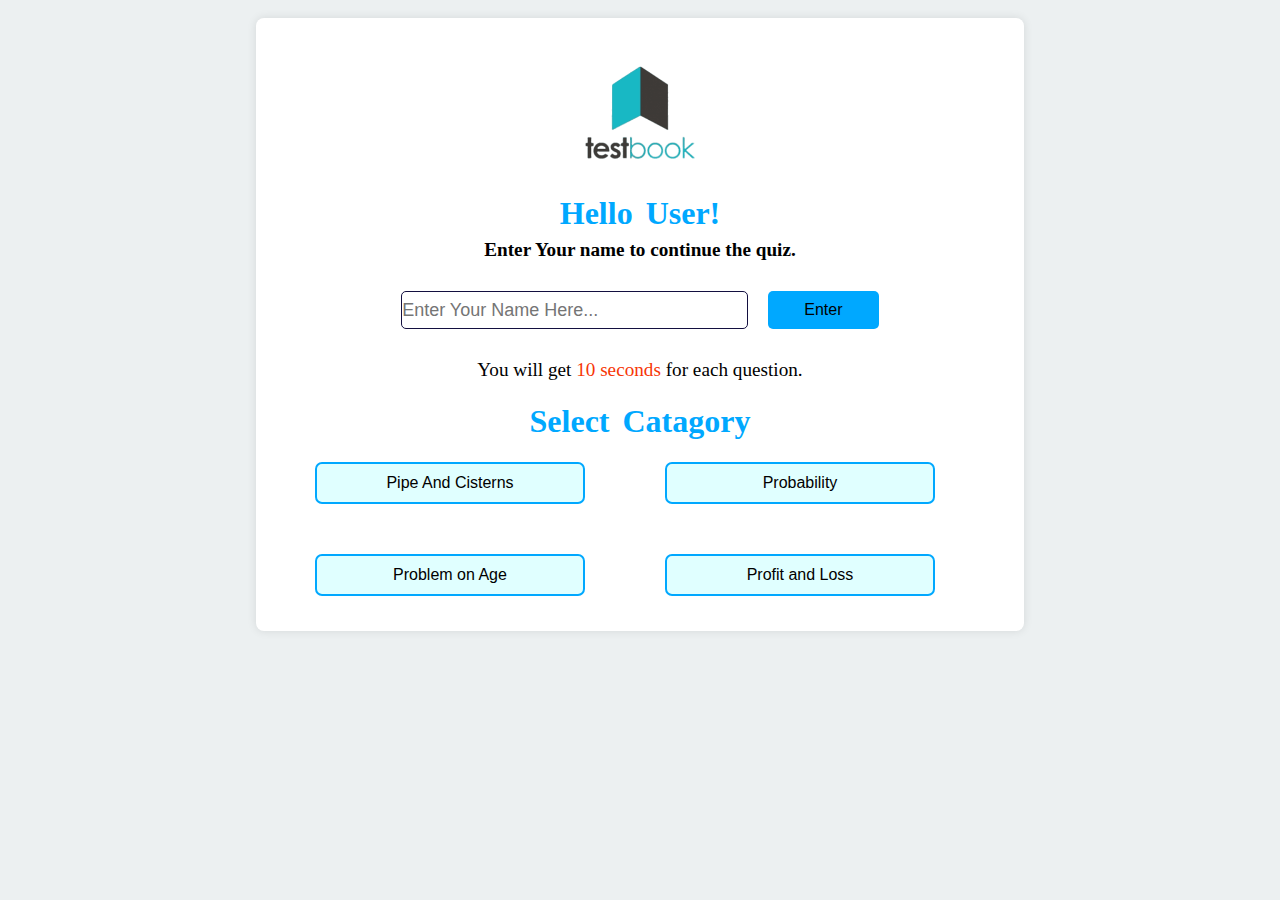
<file: Quiz App Project/index.html>
<!DOCTYPE html>
<html lang="en">
  <head>
    <meta charset="UTF-8" />
    <meta name="viewport" content="width=device-width, initial-scale=1.0" />
    <title>Quiz App | Test Book</title>
    <link rel="shortcut icon" href="images/test_book_logo.png" type="image/x-icon" />
    <link rel="stylesheet" href="styles.css" />
    <!-- Stylesheet added. -->
  </head>
  <body onload="gotoHome()">
    <!-- In body goto function called -->
    <div class="mainpage-container">
      <div class="alert">Alert</div>
      <main class="mp-top-container">
        <img class="logo" src="images/test_book_logo_main.png" alt="Test Book Logo" width="150px" />
        <!-- Logo of Testbook -->
        <h1>Hello <span id="user-name-here">User</span>!</h1>
        <h4>Enter Your name to continue the quiz.</h4>
        <div class="user-input">
          <input type="text" id="input-box" placeholder="Enter Your Name Here..."/>
          <button type="button" id="input-enter" onclick="callUserName()">Enter</button>
        </div>
        <p>You will get <span class="blink-me"> 10 seconds</span> for each question.</p>
      </main>

      <footer class="mp-btm-container"> <!-- Main page bottom container -->
        <h1>Select Catagory</h1>
        <div class="catagory-btn"> <!-- Catagoty option button -->
          <a class="btn-option-A" href="quiz.html"><button id="selectionA" onclick="selectionOpA()">Pipe And Cisterns</button></a>
          <a class="btn-option-B" href="quiz.html"><button id="selectionB" onclick="selectionOpB()">Probability</button></a>
          <a class="btn-option-C" href="quiz.html"><button id="selectionc" onclick="selectionOpC()">Problem on Age</button></a>
          <a class="btn-option-D" href="quiz.html"><button id="selectionD" onclick="selectionOpD()">Profit and Loss</button></a>
        </div>
      </footer>

    </div>
    <!-- Javascript and question-answer linked -->
    <script src="qna.js"></script>
    <script src="script.js"></script>
  </body>
</html>
</file>
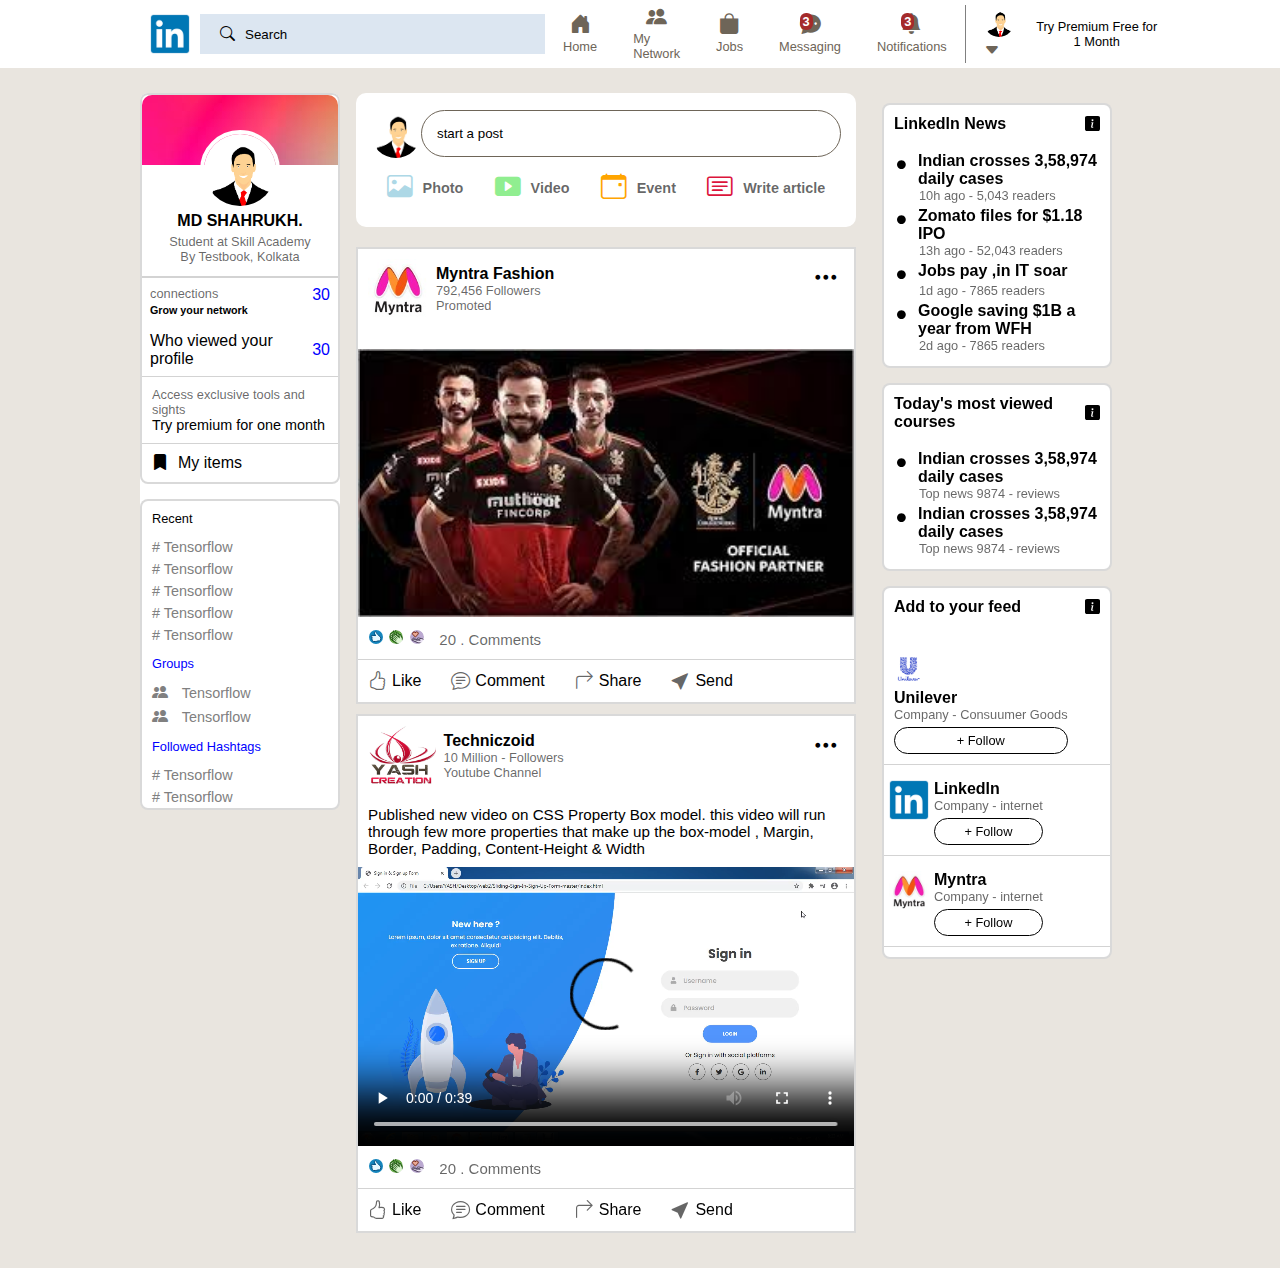
<file: Static LinkedIn Webpage/index.html>
<!DOCTYPE html>
<html lang="en">
<head>
    <meta charset="UTF-8">
    <meta name="viewport" content="width=device-width, initial-scale=1.0">
    <title>Feed | Linkedln</title>
    <link rel="stylesheet" href="style.css">
    <link rel="stylesheet" href="https://cdn.jsdelivr.net/npm/bootstrap-icons@1.4.1/font/bootstrap-icons.css">
    <link rel="shortcut icon" href="Images\LinkedIn logo.png" type="image/x-icon">
</head>

<body>

    <!-- Nav bar -->

    <div class="header">
        <div class="header_left">
            <img src="Images\LinkedIn logo.png" alt="no image">
            <div class="search_box">
                <i class="bi bi-search"></i>
                <input type="text" class="search_input" value="Search">
            </div>
        </div>
        <div class="header_right">
            <div class="nav_link ">
                <div class="nav_icon">
                    <i class="bi bi-house-door-fill" style="font-size: 1.3rem  !important;"></i>
                </div>
                <div class="nav_text">Home</div>
            </div>

            <div class="nav_link network">
                <div class="nav_icon">
                    <i class="bi bi-people-fill" style="font-size: 1.3rem  !important;"></i>
                </div>
                <div class="nav_text">My Network</div>
            </div>

            <div class="nav_link jobs">
                <div class="nav_icon"><i class="bi bi-bag-fill" style="font-size: 1.3rem  !important;"></i></div>
                <div class="nav_text">Jobs</div>
            </div>

            <div class="nav_link">
                <div class="nav_icon">
                    <div class="info">3</div>
                    <i class="bi bi-chat-dots-fill" style="font-size: 1.3rem  !important;"></i>
                </div>
                <div class="nav_text">Messaging</div>
            </div>

            <div class="nav_link">
                <div class="nav_icon">
                    <div class="info">3</div>
                    <i class="bi bi-bell-fill" style="font-size: 1.3rem  !important;"></i>
                </div>
                <div class="nav_text">Notifications</div>
            </div>

            <div class="header_right_2" style="border-left: 1px solid grey;">
                <div class="nav_link">
                    <div class="nav_icon">
                        <img src="Images\Profile image.png" alt="non"
                            style="height:30px;object-fit: contain;border-radius:50px; ;">
                        <div class="nav_text dropdown drop">

                            <i class="bi bi-caret-down-fill dropdown"
                                style="font-size: 1rem  !important; float: center;"></i>
                            <div class="dropdown-content">
                                <div class="dropdown_profile">
                                    <img src="Images\Profile image.png"
                                        style="height:50px;object-fit: contain;border-radius:50px;" alt="noimage">
                                    <div class="dropdown_profile_info" style="padding-left:10px;">
                                        <div class="act_title">
                                            Sudeep Manasali
                                        </div>
                                        <div class="acoount_name">
                                            Student at Jss tu science and technology ,Mysuru
                                        </div>
                                    </div>
                                </div>
                                <div class="profile_view_button">
                                    View profile
                                </div>

                                <div class="bdr_bottom"></div>
                                <div class="title" style="color:black;">Accounts</div>
                                <div class="list">Settings & Privacy</div>
                                <div class="list">Help</div>
                                <div class="list bdr_bottom">Language</div>

                                <div class="title" style="color:black;">Manage</div>
                                <div class="list">Post & Activity</div>
                                <div class="list bdr_bottom">Job Postion Account</div>
                                <div class="list">sign out</div>
                            </div>
                        </div>
                    </div>
                </div>
                <div class="right_nav_text ">
                    Try Premium Free for 1 Month
                </div>
            </div>
        </div>
    </div>

    <!-- Left Sidebar -->

    <div class="mainbody">
        <div class="sidebar" style="border:none;">

            <div class="sidebar_first_col">
                <div class="profile_header" style="border-top-left-radius: 10px;border-top-right-radius:10px;"></div>
                <img src="Images\Profile image.png" alt="noimage" style="height:80px;
                    width:80px;
                    border-radius: 50%;
                    border:4px solid white;
                    
                    margin:-35px auto 0 auto;">

                <div class="profile_info">
                    <p style="text-align: center;" class="act_title">MD SHAHRUKH.</p>
                    <p class="account_name">Student at Skill Academy By Testbook, Kolkata</p>
                </div>

                <div style="border:0.2px solid lightgrey"></div>
                <div class="connections">
                    <span style="float:left" class="account_name">connections</span>
                    <span style="float:right"><a href="#" style="color:blue;">30</a></span>
                    <br>
                    <h6>Grow your network</h6>
                </div>
                <div class="viewed">
                    <div class="text" class="account_name">Who viewed your profile</div>
                    <div><a href="#" style="color:blue;">30</a></div>
                </div>

                <div class="sidebar_access">
                    <div class="account_name">Access exclusive tools and sights</div>
                    <a href="#"> Try premium for one month</a>
                </div>
                <div class="sidebar_footer">
                    <i class="bi bi-bookmark-fill"></i>
                    <div>My items</div>
                </div>
            </div>

            <div class="sidebar_second_col">
                <div class="sidebar_title">Recent</div>
                <div class="recent">
                    <div class="sidebar_second_text"># Tensorflow</div>
                    <div class="sidebar_second_text"># Tensorflow</div>

                    <div class="sidebar_second_text"># Tensorflow</div>

                    <div class="sidebar_second_text"># Tensorflow</div>

                    <div class="sidebar_second_text"># Tensorflow</div>
                </div>
                <div class="sidebar_title" style="color:blue">Groups</div>


                <div class="recent">
                    <div class="sidebar_second_text"><i class="bi bi-people-fill"
                            style="margin-right:10px;font-size: medium;"></i> Tensorflow</div>
                    <div class="sidebar_second_text"><i class="bi bi-people-fill"
                            style="margin-right:10px;font-size: medium;"></i> Tensorflow</div>


                </div>

                <div class="sidebar_title" style="color:blue">Followed Hashtags</div>

                <div class="recent">
                    <div class="sidebar_second_text"># Tensorflow</div>
                    <div class="sidebar_second_text"># Tensorflow</div>
                </div>
            </div>

        </div>

        <!-- Posting Section-->

        <div class="posts">
            <div class="post_box">
                <div class="input">
                    <div class="input_text">
                        <img src="Images/Profile image.png" alt="no image" class=profile>
                        <input type="text" value="start a post" class="post_input">
                    </div>
                    <div class="input_blocks">
                        <div class="input_option">
                            <div class="option"><i class="bi bi-image" style="color:lightblue"></i> </div>
                            <div class="option_text">Photo</div>
                        </div>
                        <div class="input_option">
                            <div class="option"><i class="bi bi-play-btn-fill" style="color:lightgreen"></i> </div>
                            <div class="option_text">Video</div>
                        </div>
                        <div class="input_option">
                            <div class="option"><i class="bi bi-calendar-event" style="color:orange"></i> </div>
                            <div class="option_text">Event</div>
                        </div>
                        <div class="input_option">
                            <div class="option"><i class="bi bi-card-text" style="color:crimson"></i> </div>
                            <div class="option_text">Write article</div>
                        </div>
                    </div>
                </div>

            </div>

            <!-- 1st Post -->

            <div class="post_item">
                <div class="post_item_header">
                    <div class="post_item_info">
                        <img src="Images/myntra logo.jpg" alt="no image" class="post_profile" style="height:60px">
                        <div class="post_item_owner" style="margin-left:8px;">
                            <a href="#" class="act_title">Myntra Fashion</a>
                            <p class="account_name">792,456 Followers</p>
                            <p class="account_name">Promoted</p>
                        </div>
                    </div>
                    <i class="bi bi-three-dots" style="padding:5px;"></i>
                </div>

                <div class="post_item_body_info">
                    <p style="font-size: 0.95rem;"></p>
                </div>


                <img src="Images/Demo post image.jpg" alt="noom" class="post_item_body_video" style="width:100%;">

                <div class="post_item_comment_info">
                    <img src="Images/Like.svg" alt="">
                    <img src="Images/Clap.svg" alt="">
                    <img src="Images/Appreciate.svg" alt="">
                    <span class="account_name">20 . Comments</span>

                </div>

                <div class="post_item_footer">
                    <div class="footer_item">
                        <i class="bi bi-hand-thumbs-up"></i>
                        <div>Like</div>
                    </div>
                    <div class="footer_item">
                        <i class="bi bi-chat-text"></i>
                        <div>Comment</div>
                    </div>
                    <div class="footer_item">
                        <i class="bi bi-arrow-90deg-right"></i>
                        <div>Share</div>

                    </div>
                    <div class="footer_item">

                        <i class="bi bi-cursor-fill"></i>
                        <div>Send</div>

                    </div>


                </div>
            </div>

            <!-- 2nd Post -->

            <div class="post_item">
                <div class="post_item_header">
                    <div class="post_item_info">
                        <img src="Images/Profile logo of yash.jpg" alt="no image" class="post_profile"
                            style="height:60px">
                        <div class="post_item_owner" style="margin-left:8px;">
                            <a href="#" class="act_title">Techniczoid </a>
                            <p class="account_name">10 Million - Followers</p>
                            <p class="account_name">Youtube Channel</p>
                        </div>
                    </div>
                    <i class="bi bi-three-dots" style="padding:5px;"></i>
                </div>

                <div class="post_item_body_info">
                    <p style="font-size: 0.95rem;">Published new video on CSS Property Box model. this video will run
                        through few more properties that make up the
                        box-model , Margin, Border, Padding, Content-Height & Width
                    </p>
                </div>

                <video width="100%" controls class="post_iten_body_video" style="outline:none;">
                    <source src="Images/Demo post video.mp4" type="video/mp4">
                </video>

                <div class="post_item_comment_info">
                    <img src="Images/Like.svg" alt="">
                    <img src="Images/Clap.svg" alt="">
                    <img src="Images/Appreciate.svg" alt="">
                    <span class="account_name">20 . Comments</span>

                </div>

                <div class="post_item_footer">
                    <div class="footer_item">
                        <i class="bi bi-hand-thumbs-up"></i>
                        <div>Like</div>
                    </div>
                    <div class="footer_item">
                        <i class="bi bi-chat-text"></i>
                        <div>Comment</div>
                    </div>
                    <div class="footer_item">
                        <i class="bi bi-arrow-90deg-right"></i>
                        <div>Share</div>

                    </div>
                    <div class="footer_item">

                        <i class="bi bi-cursor-fill"></i>
                        <div>Send</div>

                    </div>


                </div>
            </div>
        </div>

        <!-- Right Sidebar -->

        <div class="activity">

            <div class="news">

                <div class="news_head">
                    <div class="news_title">Linkedln News</div>
                    <i class="bi bi-info-square-fill" style="font-size:15px;"></i>
                </div>
                <br>

                <div class="new_list">
                    <div class="act_title" style="display: flex;flex-direction: row;align-items: flex-start;">
                        <i class="bi bi-record-fill"
                            style="font-size:14px;margin-right:10px;display:block;margin-top:5px;"></i>
                        Indian crosses 3,58,974 daily cases
                    </div>
                    <div style="margin-left:25px;" class="account_name">10h ago - 5,043 readers</div>
                </div>


                <div class="new_list">
                    <div class="act_title" style="display: flex;flex-direction: row;align-items: flex-start;">
                        <i class="bi bi-record-fill"
                            style="font-size:14px;margin-right:10px;display:block;margin-top:5px;"></i>
                        Zomato files for $1.18 IPO
                    </div>
                    <div style="margin-left:25px;" class="account_name">13h ago - 52,043 readers</div>
                </div>
                <div class="new_list">
                    <div class="act_title" style="display: flex;flex-direction: row;align-items: flex-start;">
                        <i class="bi bi-record-fill"
                            style="font-size:14px;margin-right:10px;display:block;margin-top:5px;"></i>
                        Jobs pay ,in IT soar
                    </div>
                    <div style="margin-left:25px;" class="account_name">1d ago - 7865 readers</div>
                </div>

                <div class="new_list">
                    <div class="act_title" style="display: flex;flex-direction: row;align-items: flex-start;">
                        <i class="bi bi-record-fill"
                            style="font-size:14px;margin-right:10px;display:block;margin-top:5px;"></i>
                        Google saving $1B a year from WFH
                    </div>
                    <div style="margin-left:25px;" class="account_name">2d ago - 7865 readers</div>
                </div>
            </div>

            <div class="news">

                <div class="news_head">
                    <div class="news_title">Today's most viewed courses</div>
                    <i class="bi bi-info-square-fill" style="font-size:15px;"></i>
                </div>
                <br>

                <div class="new_list">
                    <div class="act_title" style="display: flex;flex-direction: row;align-items: flex-start;">
                        <i class="bi bi-record-fill"
                            style="font-size:14px;margin-right:10px;display:block;margin-top:5px;"></i>
                        Indian crosses 3,58,974 daily cases
                    </div>
                    <div style="margin-left:25px;" class="account_name">Top news 9874 - reviews</div>
                </div>

                <div class="new_list">
                    <div class="act_title" style="display: flex;flex-direction: row;align-items: flex-start;">
                        <i class="bi bi-record-fill"
                            style="font-size:14px;margin-right:10px;display:block;margin-top:5px;"></i>
                        Indian crosses 3,58,974 daily cases
                    </div>
                    <div style="margin-left:25px;" class="account_name">Top news 9874 - reviews</div>
                </div>
            </div>

            <div class="news">
                <div class="news_head">
                    <div class="news_title act_title">Add to your feed</div>
                    <i class="bi bi-info-square-fill" style="font-size:15px;"></i>
                </div>
                <br>
                <div class="account_feed">
                    <img src="Images/unilever logo.png" alt="no image" class="account_picture">
                    <div class="account_info">
                        <p class="act_title">Unilever</p>
                        <p class="account_name">Company - Consuumer Goods</p>
                        <div class="follow">
                            + Follow
                        </div>
                    </div>
                </div>
                <div class="account_feed">
                    <img src="Images/LinkedIn logo.png" alt="no image" class="account_picture">
                    <div class="account_info">
                        <h4 class="act_title">Linkedln</h4>
                        <p class="account_name">Company - internet</p>

                        <div class="follow">
                            + Follow
                        </div>
                    </div>
                </div>

                <div class="account_feed">
                    <img src="Images/myntra logo.jpg" alt="no image" class="account_picture">
                    <div class="account_info">
                        <h4 class="act_title">Myntra</h4>
                        <p class="account_name">Company - internet</p>

                        <div class="follow">
                            + Follow
                        </div>
                    </div>
                </div>
            </div>
        </div>
    </div>
</body>

</html>
</file>
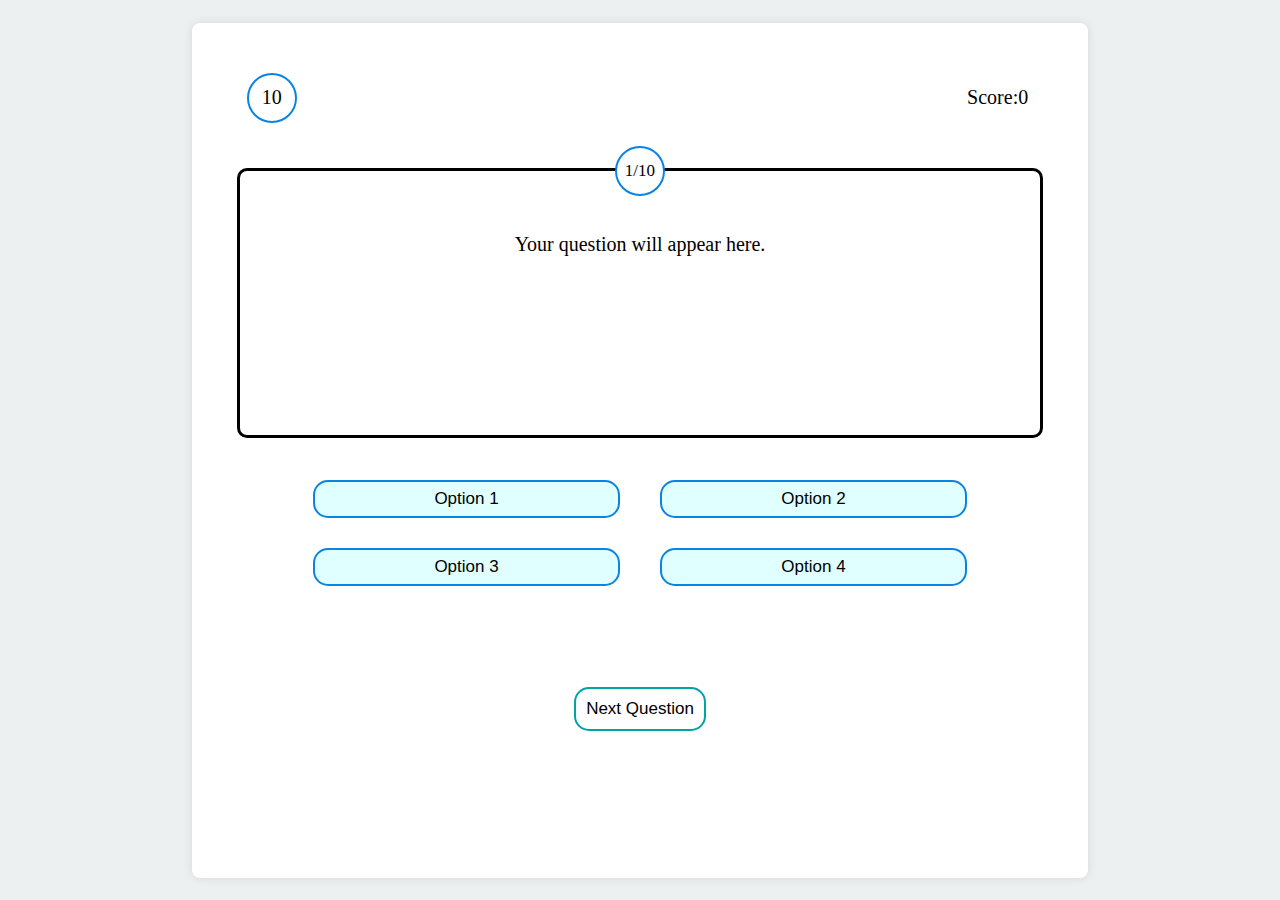
<file: Quiz App Project/quiz.html>
<!DOCTYPE html>
<html lang="en">
  <head>
    <meta charset="UTF-8" />
    <meta name="viewport" content="width=device-width, initial-scale=1.0" />
    <title>Quiz Page | Skill Academy</title>
    <link rel="shortcut icon" href="images/test_book_logo.png" type="image/x-icon" />
    <!-- logo added to tab -->
    <link rel="stylesheet" href="quiz.css" />
    <!-- Stylesheet linked -->
  </head>
  <body onload="loadQuestions()"> <!-- Onbody question loaded -->
    <div class="quizpage-container"> <!-- Main container -->
      <main class="quiz-main-container"> <!-- Main quiz container -->
        <h1 id="catagory-heading">Catagoty of Questions</h1> <!-- Heading h1 tag -->
        <div class="socre-board">
          <div class="time-span">10</div>
          <div class="score-obtained">Score: <span id="my-score">0</span></div>
        </div>
        <div class="question-display-partision">
          <div class="question-counter"><span id="qstn-sl-count">0</span>/10</div>
          <div class="question-display-board">Your question will appear here.</div>
        </div>
        <div class="option-answer"> <!-- All four options added below-->
          <button id="option-a" value="a" onclick="answerCheckera()">Option 1</button>
          <button id="option-b" value="b" onclick="answerCheckerb()">Option 2</button>
          <button id="option-c" value="c" onclick="answerCheckerc()">Option 3</button>
          <button id="option-d" value="d" onclick="answerCheckerd()">Option 4</button>
        </div>
        <div class="next-qstn">
          <a href="result.html" id="submit-anchor">
            <button id="submit-btn">Submit</button>
          </a>
          <button id="previous-question" onclick="PreviousQuestion()">Previous Question</button>
          <button id="next-question" onclick="nextQuestion()">Next Question</button>
          <!-- Previous and next button inserted -->
        </div>
      </main>
    </div>
    <!-- JS and QnA linked -->
    <script src="qna.js"></script>
    <script src="script.js"></script>
  </body>
</html>
</file>
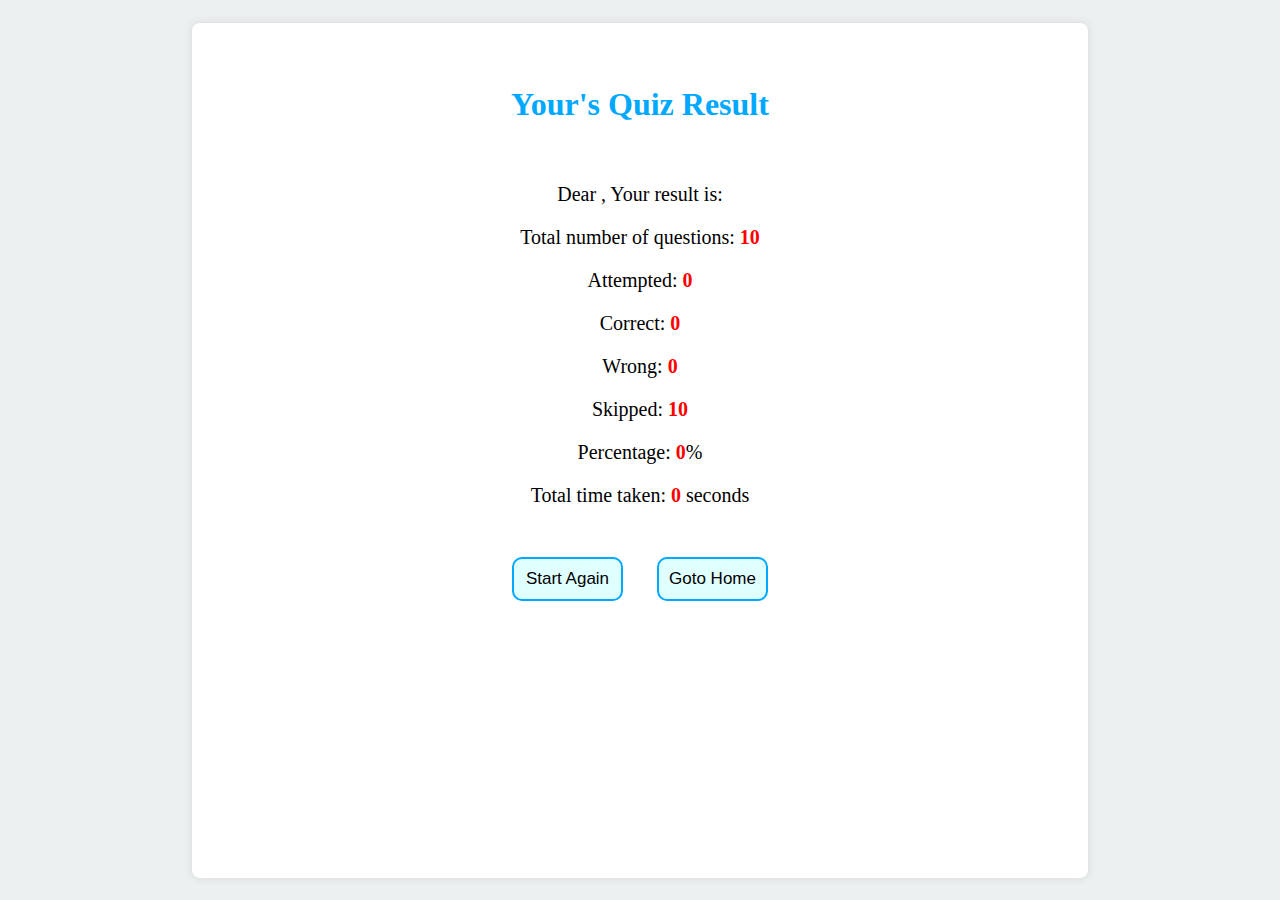
<file: Quiz App Project/result.html>
<!DOCTYPE html>
<html lang="en">
  <head>
    <meta charset="UTF-8" />
    <meta name="viewport" content="width=device-width, initial-scale=1.0" />
    <title>Test Book | Result</title>
    <link rel="shortcut icon" href="images/test_book_logo.png" type="image/x-icon" />
    <!-- fab-icon added -->
    <link rel="stylesheet" href="result.css" />
    <!-- CSS linked -->
  </head>
  <body onload="loadAllData()">
    <!-- all data loaded during browser load -->
    <div class="result-container">
      <!-- Result container -->
      <main class="result-mainpage">
        <!-- main page -->
        <header class="heading-display">
          <h1>Your's Quiz Result</h1> <!-- heading of the page -->
        </header>
        <section class="result-description"> <!-- All paragraph added -->
          <p>
            Dear <span id="name-display">Chinmay Kumar Jena</span>, Your result is:
          </p>
          <p>
            Total number of questions: <span id="question-counter">10</span>
          </p>
          <p>Attempted: <span id="attempted-counter">10</span></p>
          <p>Correct: <span id="correct-ans-counter">10</span></p>
          <p>Wrong: <span id="wrong-ans-counter">10</span></p>
          <p>Skipped: <span id="un-attempted-counter">10</span></p>
          <p>Percentage: <span id="Percentage-checker">10</span>%</p>
          <p>Total time taken: <span id="time-counter">100</span> seconds</p>
        </section>
        <div class="button-final">
          <a href="quiz.html" onclick="scoreBoardDel()"><button>Start Again</button></a>
          <a href="index.html" onclick="gotoHome()"><button>Goto Home</button></a>
          <!-- Final buttons start again and goto home -->
        </div>
      </main>
    </div>
    <!-- JS and QnA linked -->
    <script src="qna.js"></script>
    <script src="script.js"></script>
  </body>
</html>
</file>
<file: Quiz App Project/styles.css>
* {
  margin: 0;
  padding: 0;
  box-sizing: border-box;
}
/* Universial Margin and padding defaulted to zero. */

body {
  display: flex;
  justify-content: center;
  align-items: center;
  background: rgba(236, 240, 241, 1);
}
/* Body display and color property added */

.mainpage-container {
  margin: 1.4%;
  width: 60vw;
  display: flex;
  flex-direction: column;
  justify-content: center;
  align-items: center;
  background-color: #fff;
  padding: 20px;
  border-radius: 8px;
  box-shadow: 0 0 10px rgba(0, 0, 0, 0.1);
}
/* Mainpage designed and box shadow added. */

.alert {
  background-color: #14f514;
  color: rgb(0, 0, 0);
  border-radius: 5px;
  width: 60vw;
  padding: 12px;
  position: absolute;
  text-align: center;
  top: 0;
  display: none;
}

.mp-top-container {
  border-radius: 10px;
  padding: 1%;
  width: 100%;
  display: flex;
  flex-direction: column;
  justify-content: center;
  align-items: center;
}
/* Mainpage top container designed and display property added. */

.mp-top-container h1 {
  margin: 0% 1% 1% 1%;
  font-weight: 900;
  word-spacing: 5px;
  color: rgba(0, 168, 255, 1);
}
/* Top container header designed by adding margin and font property. */

.mp-top-container h4 {
  font-size: larger;
}
/* Top container header designed by adding margin and font property. */

.mp-top-container p {
  font-size: larger;
}
/* Top container paragraph tag designed with font property. */

.user-input {
  width: 100%;
  margin: 10px;
  padding: 10px;
  display: flex;
  justify-content: center;
}
/* User name input section designed */

#input-box {
  min-width: 50%;
  margin: 10px;
  font-size: large;
  color: rgba(19, 15, 64, 1);
  border: 1px solid rgba(19, 15, 64, 1);
  border-radius: 5px;
}
/* User name input area designed with font size and color property */

#input-enter {
  background-color: rgba(0, 168, 255, 1);
  color: #000;
  border: none;
  border-radius: 5px;
  margin: 10px;
  padding: 10px;
  min-width: 111px;
  font-size: medium;
  font-weight: 500;
}
/* User name input button designed */

button{
  cursor: pointer;
}

.blink-me {
  color: rgb(247, 54, 6);
  animation-name: blink;
  animation-duration: 1s;
  animation-iteration-count: infinite;
}
/* span for bilnk */

.mp-btm-container {
  width: 100%;
  display: flex;
  flex-direction: column;
  justify-content: center;
  align-items: center;
}
/* buttom container */

.mp-btm-container h1 {
  margin: 2% 1% 1% 1%;
  font-weight: 900;
  word-spacing: 5px;
  color: rgba(0, 168, 255, 1);
}
/* header h1 */

.mp-btm-container h4 {
  margin: 1%;
  padding: 1%;
  font-size: larger;
}
/* header h4 */

.catagory-btn {
  width: 100%;
  margin: 15px;
  display: grid;
  grid-template-columns: 300px 300px;
  justify-content: center;
  gap: 50px 50px;
}
/* Catagory btn */

.catagory-btn button {
  border: 2px solid rgba(0, 168, 255, 1);
  border-radius: 7px;
  color: #000;
  background-color: #E0FFFF;
  padding: 10px;
  font-size: medium;
  font-weight: 500;
  width: 90%;
}

#input-enter:hover {
  background-color: #087808;
  color: #fff;
}
/* hover effect effect */

.catagory-btn button:hover {
  background-color: #087808;
  color: #fff;
  box-shadow: 0px 0px 5px rgb(0, 0, 0);
}
/* hover effect effect */

/* responsive disigning below */
@media screen and (max-width: 635px) {
  body {
    background-color: rgb(255, 255, 255);
  }

  .mainpage-container {
    border: none;
    margin: 0px;
    width: 100vw;
    box-shadow: none;
  }

  #input-box {
    min-width: 30%;
    margin: 5px;
    padding: 10px;
    font-size: medium;
  }

  #input-enter {
    margin: 5px;
    padding: 10px;
    min-width: 111px;
    font-size: 13px;
  }

  .catagory-btn {
    display: grid;
    grid-template-columns: 169px 169px;
    row-gap: 20px;
    column-gap: 0px;
  }

  .mp-top-container {
    width: 100vw;
    display: flex;
    flex-direction: column;
    justify-content: center;
    align-items: center;
  }

  .mp-top-container h1 {
    margin: 0% 1% 1% 1%;
    font-weight: 900;
    word-spacing: 5px;
    color: rgba(0, 168, 255, 1);
  }

  .mp-top-container h4 {
    margin: 1%;
    padding: 1%;
    font-size: larger;
  }

  .mp-top-container p {
    font-size: larger;
    padding: 1%;
    margin: 1%;
  }

  .user-input {
    margin: 10px;
    padding: 10px;
    display: flex;
    justify-content: center;
  }


  .mp-btm-container {
    width: 100vw;
    display: flex;
    flex-direction: column;
    justify-content: center;
    align-items: center;
  }

  .mp-btm-container h1 {
    margin: 2% 1% 1% 1%;
    font-weight: 900;
    word-spacing: 5px;
    color: rgba(0, 168, 255, 1);
  }

  .mp-btm-container h4 {
    margin: 1%;
    padding: 1%;
    font-size: larger;
  }


  .catagory-btn button {
    border: 2px solid rgba(0, 168, 255, 1);
    border-radius: 7px;
    color: rgb(255, 255, 255);
    background-color: rgba(0, 170, 255, 0.614);
    padding: 10px;
    font-size: medium;
    font-weight: 500;
  }
}


/* animation */
@keyframes blink {
  0% {
    color: rgb(255, 0, 0);
  }
  50% {
    color: rgb(0, 0, 0);
  }
  100% {
    color: rgb(255, 0, 0);
  }
}
</file>
<file: Static LinkedIn Webpage/style.css>
* {
    margin: 0;
    padding: 0;
    box-sizing: border-box;
    font-family: -apple-system, BlinkMacSystemFont,
        'Segoe UI', Roboto, Oxygen, Ubuntu, Cantarell,
        'Open Sans', 'Helvetica Neue', sans-serif;
}

/*  css veriable declaration  */

:root {
    --search: #dce6f1;
    --header_text: rgba(0, 0, 0, .9);
    --font_header_icon_size: 1.6rem;
    --para_font_size: 0.8rem;
    --para_color: rgba(0, 0, 0, .6);
    --para_font_weight: 400;
    --header_font_weight: 600;
    --body_background: #e9e5df;
    --message: rgba(0, 0, 0, 0.6);
    --message_font_size: 0.8rem;
    --sidebar_title_size: 0.9rem;
    --message_font_weight: 600;
    --list_background: #e9e5df;
    --message: rgba(0, 0, 0, 0.6);
    --border_color: rgba(0, 0, 0, .15);
}

body {
    background-color: var(--body_background);
}

/*  Nav bar  */

.header {
    padding: 5px 150px;
    position: sticky;
    top: 0;
    display: flex;
    justify-content: space-between;
    align-items: center;
    background-color: white;
    z-index: 1;
}

.header_left {
    display: flex;
    flex-direction: row;
    height: fit-content;
}

.header_left>img {
    object-fit: contain;
    height: 40px;
}

.header_left>.search_box {
    background-color: var(--search);
    display: flex;
    flex-direction: row;
    justify-content: space-around;
    align-items: center;
    font-weight: 600;
    margin-left: 10px;
}

.header_right_2 {
    display: flex;
    flex-direction: row;
    justify-content: center;
    align-items: center;
}

.search_box>input[type=text] {
    border: none;
    outline: none;
    background: transparent;
    height: 40px;
    margin-left: 10px;
    width: 300px;
}

.header_right {
    display: flex;
    flex-direction: row;

}

.nav_link {
    box-sizing: content-box;
    display: flex;
    flex-direction: column;
    justify-content: center;
    align-items: center;
    color: #6e6558;
    padding: 0px 18px;
}

.nav_link:hover {
    color: rgba(0, 0, 0);
    cursor: pointer;
}

.bi {
    font-size: var(--font_header_icon_size);
}

.nav_text {
    font-size: var(--para_font_size);
    padding: 2px 0px;
}


.nav_icon {
    position: relative;
    font-size: var(--para_font_size);

}

.info {
    position: absolute;
    top: -6;
    right: -5;
    background-color: brown;
    color: white;
    padding: 1px 3px;
    font-weight: 600;
    border-radius: 6px;
}

.bi-search {
    font-size: 15px !important;
    font-weight: 600 !important;
    margin-left: 20px;

}

.right_nav_text {
    width: 130px;
    text-align: center;
    font-size: 0.8rem;
}

/*  Dropdown List styling  */

.option_text {
    font-size: 0.9rem;
    font-weight: var(--message_font_weight);
}

.dropdown {
    position: relative;
}

.dropdown-content {
    display: none;
    height: fit-content;
    padding: 5px 0px;
    position: absolute;
    left: -190px;
    background-color: white;
    border-radius: 10px;
    border: 1px solid lightgray;
    width: 250px;

}

.dropdown .title {
    font-size: var(--message_title_size);
    font-weight: 600;
    padding: 10px;
    padding-bottom: 5px;
}

.list {
    padding: 8px 10px;
    font-size: small;
}

.list:hover {
    text-decoration: underline;
    background-color: var(--list_background);
}

.dropdown:hover .dropdown-content {
    display: block;
}

.bdr_bottom {
    border-bottom: 0.2px solid rgba(0, 0, 0, .15);
}

.dropdown_profile {
    display: flex;
    flex-direction: row;
    height: fit-content;
    padding: 10px;
}

.profile_view_button {
    border: 1px solid blue;
    text-align: center;
    padding: 5px;
    margin: 10px;

    border-radius: 500px;
}

@media screen and (max-width:650px) {

    .sidebar,
    .activity {
        display: none;
    }

    .mainbody {
        margin: 0px 5px;
        display: grid;
        grid-template-columns: 1fr;
    }

    .header {
        margin: 0px;
        padding: 10px;
    }

    .nav_text {
        display: none;
    }

    .search_input {
        display: none;
    }

    .search_box {
        background-color: white !important;
    }

    .height_right_2>.nav_link,
    .right_nav_text {
        display: none;

    }

    .small_screen {
        display: block;
        padding: 5px;
        border-radius: 50px;
    }

    .small_screen:hover {
        background-color: lightgray;
        cursor: pointer;
    }

    .bi-grid-3x3-gap-fill {
        display: none;
    }

    .post_box {
        margin-top: 20px;
    }

    .drop {
        display: block !important;
    }
}

@media screen and (min-width:650px) and (max-width:1000px) {

    .sidebar {
        display: none;
    }

    .header {
        margin: 0px;
        padding: 10px;
    }

    .mainbody {
        display: grid;
        margin: 0px 10px;
        margin-top: 15px;
        grid-template-columns: 1fr 0.5fr;

    }

    .small_screen {
        display: block;
        padding: 5px;
        border-radius: 50px;

    }

    .search_input {
        display: none;
    }

    .search_box {
        background-color: white !important;
    }

    .right_nav_text {
        display: none;
    }
}

@media screen and (min-width:375px) and (max-width:649px) {

    .jobs,
    .network {
        display: none;
    }
}

/* Nav Bar end */

/* using css grid */

.mainbody {
    margin: 25px 140px;
    display: grid;
    grid-template-columns: 20% 50% 25%;
    grid-gap: 16px;

}

/* Left Side Bar */

.sidebar {
    padding: 0 !important;
    border-radius: 10px;
    border: 1px solid black;
    display: flex;
    flex-direction: column;
}

.profile_header {
    background-image: url("Images/background.jpg");
    background-repeat: no-repeat;
    height: 70px;
}

.sidebar_first_col>.profile_info {
    text-align: center;
    padding: 0px 20px;
    padding-bottom: 10px;
}

.sidebar_first_col {
    display: flex;
    flex-direction: column;
    align-items: stretch;
    border: 2px solid rgba(0, 0, 0, .15);
    margin-bottom: 10px;
    width: 100%;
    background-color: white;
}

.profile_info>p {
    padding: 2px;
}

.connections {
    padding: 8px;
    width: 100%;
}

.viewed {
    padding: 8px;
    height: fit-content;
    display: flex;
    align-items: center;
    justify-content: space-between;
    width: 100%;
}

.connections:hover {
    background: var(--list_background);
    cursor: pointer;
}

.viewed:hover {
    background: var(--list_background);
    cursor: pointer;

}

.sidebar_footer {
    display: flex;
    align-items: center;
    padding: 10px;
}

.sidebar_footer>i {
    margin-right: 10px;
    font-size: medium;
}

.sidebar_access {
    padding: 10px;
    font-size: var(--sidebar_title_size);
    border: 1px solid lightgray;
    border-left: none;
    width: 100%;
    border-right: none;

}

a {
    text-decoration: none;
    color: black;

}

.sidebar_access:hover {
    cursor: pointer;
    background-color: var(--list_background);
}

a:hover {
    color: blue;
}

.sidebar_second_col {
    display: flex;
    flex-direction: column;
    align-items: stretch;
    height: fit-content;
    flex-wrap: wrap;
    border: 2px solid rgba(0, 0, 0, .15);
    background-color: white;
}

.title_text:hover {
    text-decoration: underline;
}

.sidebar_title {
    margin: 10px;
    font-size: var(--message_font_size);

}

.sidebar_second_text {
    padding: 3px 10px;
    font-size: 0.9rem;
    color: grey;
    font-weight: 500;
}

.sidebar_second_text:hover {
    background-color: var(--list_background);
}

.sidebar_second_col,
.sidebar_first_col {
    border-radius: 8px;
}

.sidebar,
.posts,
.activity {
    background-color: white;
    padding: 10px;
    border-top-right-radius: 8px;
    border-top-left-radius: 8px;
    border: 2px solid var(--border_color);


}

.sidebar {
    display: grid;
    grid-template-rows: 1fr;
    grid-row-gap: 5px;

}

.sidebar,
.activity {
    height: fit-content;
    display: flex;
    flex-direction: column;
    justify-content: stretch;

}

/*  Post section  */
/**/

.posts {
    background: transparent;
    padding: 0px;
    border: none;
    display: flex;
    flex-direction: column;
    align-items: stretch;

}

.post_item {
    background-color: white;

    border: 2px solid var(--border_color);

    height: fit-content;
}

.post_item_header {
    padding: 10px;
}

.box1,
.act {
    height: 300px;
}

.profile {
    height: 50px;
    border-radius: 50%;
}

.post_input {
    width: 90%;
    padding: 15px;
    border: 1px solid #6e6558;
    border-radius: 500px;
    outline: none;
    color: black;

}

.post_input:hover {
    background: transparent;
}

.input_blocks {
    display: flex;
    flex-direction: row;
    justify-content: space-around;
    align-items: center;
    flex-wrap: wrap;

}

.input_option {
    display: flex;
    flex-direction: row;
    align-items: center;
}

.post_box {
    padding: 15px;
    background-color: white;
    margin-bottom: 20px;
    border-radius: 10px;
    color: var(--para_color);
    font-weight: 400;
}

.input_text {
    display: flex;
    flex-direction: row;
    justify-content: space-evenly;
    align-items: center;

}

.option {
    margin-right: 10px;
}

.post_item {
    margin-bottom: 10px;
}

.input_option {
    padding: 10px;
    margin-top: 5px;
    border-radius: 5px;
}

.input_option:hover {

    background: rgba(0, 0, 0, .15);
    cursor: pointer;
}

.post_item_owner>a {
    text-decoration: none;
    color: black;
    font-size: 1.4 rem;
    font-weight: 600;
}

.post_item_owner>a:hover {
    color: blue;
}


.post_item_header {
    display: flex;
    justify-content: space-between;
    align-items: flex-start;
}

.post_item_info {
    display: flex;
    align-items: center;
    justify-content: space-between;
}

.post_item_body_info {
    padding-left: 10px;
    padding-right: 10px;

}

.post_item_body_info>p {
    font-size: 0.8rem;
}

.post_item_header>i:hover {
    cursor: pointer;
    background-color: lightgray;
    border-radius: 500px;

}

.post_item_body_info>p {
    padding: 10px 0px;
    font-size: 1.05rem;
    color: black;
}

.post_item_body_video>video {
    object-fit: contain;
    width: 400px;
}

.post_item_footer {
    display: flex;
    flex-direction: row;
    justify-content: flex-start;
    align-items: center;
    border-top: 1px solid lightgray;
    flex-wrap: wrap;

}

.post_item_footer>.footer_item {
    margin-right: 10px;
    color: black;
    font-size: 0.8 rem !important;
}

.footer_item {
    display: flex;
    align-items: center;
    justify-content: space-between;
    padding: 10px;
}

.footer_item:hover {
    background-color: lightgrey;
    padding: 10px;
    cursor: pointer;
}

.footer_item>i {
    font-weight: 600;
    color: var(--message);
    font-size: 1.2rem;
    margin-right: 5px;
}

.post_item_comment_info {
    margin: 4px 0px;
    padding-left: 10px;
    padding-right: 10px;
}

.post_item_comment_info>span {
    line-height: 2;
    margin-left: 10px;
    font-size: 15px;
}

/*  Right Side Bar  */
/**/

.news_head {
    display: flex;
    flex-direction: row;
    align-items: center;
    justify-content: space-between;
    padding: 10px;
    padding-bottom: 0px;
}

.new_list {
    background-color: white;
    margin-bottom: 2px;
    display: flex;
    flex-direction: column;
    align-items: stretch;
    padding: 1px 10px;
    justify-content: center;
    width: 100%;
}

.new_list:hover {
    background-color: var(--list_background);
    cursor: pointer;
}

.activity {
    background-color: #e9e5df !important;
    border: none;
}

.act_title {
    font-size: va(--message_title_size);
    font-weight: var(--message_font_weight);

}

.news {
    border: 2px solid var(--border_color);
    height: fit-content;
    margin-bottom: 15px;
    background-color: white;
    border-radius: 8px;
    padding-bottom: 10px;
}

.news_title {
    font-weight: var(--message_font_weight);
}

.account_name {
    color: rgba(0, 0, 0, 0.6);
    font-size: 0.8rem;
}

.account_feed {
    display: flex;
    flex-direction: row;
    margin-top: 5px;
    padding: 10px 5px;
    border-bottom: 1px solid lightgray;
    flex-wrap: wrap;

}

.account_picture {
    height: 40px;
    object-fit: contain;
}

.account_info {
    margin-left: 5px;
}

.follow {
    padding: 5px;
    text-align: center;
    font-size: var(--message_font_size);
    font-weight: 500;
    margin-top: 5px;
    border-radius: 50px;
    border: 1px solid black;
}

.follow:hover {
    background-color: var(--list_background);
    cursor: pointer;
}
</file>
<file: Quiz App Project/quiz.css>
*{
  margin: 0;
  padding: 0;
  box-sizing: border-box;
}
/* Universial Margin and padding defaulted to zero. */


body{
  max-width: 100vw;
  max-height: 100vh;
}
/* Body dimension added... */

.quizpage-container{
  width: 100vw;
  height: 100vh;
  background: rgba(236, 240, 241, 1);
  display: flex;
  justify-content: center;
  align-items: center;
}
/* Quiz Page... */

.quiz-main-container{
  width: 70%;
  height: 95%;
  background-color: #fff;
  display: flex;
  flex-direction: column;
  align-items: center;
  box-shadow: 0 0 10px rgba(0, 0, 0, 0.1);
  border-radius: 8px;
}
/* Main page */

.quiz-main-container h1{
  padding: 10px;
  margin: 5px;
}
/* Header h1 of page */

.socre-board{
  margin: 10px;
  padding: 10px;
  width: 90%;
  display: flex;
  justify-content: space-between;
  font-size: 20px;
}
/* Score board top-right */

.time-span, .score-obtained{
  padding: 5px;
  display: flex;
  justify-content: center;
  align-items: center;
}
/* class display property added */

.time-span, .question-counter{
  width: 50px;
  height: 50px;
  border: 2px solid #0984e3;
  color: #000;
  border-radius: 50%;
}
/* class display property added */

.question-display-partision{
  display: flex;
  flex-direction: column;
  align-items: center;
  margin: 25px;
  width: 90%;
  height: 30vh;
  border: 3px solid black;
  border-radius: 10px;
}
/* question display */

.question-counter{
  position: relative;
  top: -25px;
  background-color: rgb(255, 255, 255);
  display: flex;
  justify-content: center;
  align-items: center;
  font-size: 17px;
}
/* Question Counter */

.question-display-board{
  margin: 5px 0px 10px 0px;
  padding: 7px;
  width: 90%;
  max-height: 65%;
  font-size: 20px;
  overflow: scroll;
  display: flex;
  justify-content: center;
}
/* Question display board */

.option-answer{
  margin: 5px;
  padding: 7px;
  width: 90%;
  display: grid;
  grid-template-columns: 40% 40%;
  gap: 20px 30px;
  justify-content: center;
  align-items: center;
}
/* Option button division */

.option-answer button{
  margin: 5px;
  padding: 7px;
  border: 2px solid #0984e3;
  color: #000;
  border-radius: 15px;
  background-color: #E0FFFF;
  cursor: pointer;
  font-size: 17px;
}
/* Button designed */

.option-answer button:hover{
  background-color: #087808;
  color: #fff;
}
/* Hover effect added */

.next-qstn{
  margin: 0px 0px 5px 0px;
  padding: 10px;
  width: 90%;
  display: grid;
  justify-content: center;
  align-items: center;
}
/* Next question designed*/

.next-qstn button{
  margin: 10px;
  padding: 10px;
  font-size: 17px;
  border: 2px solid #01a3a4;
  border-radius: 15px;
  background-color: white;
  cursor: pointer;
}
/* next question button designed */
.next-qstn button:hover{
  background-color: #007575;
  color: white;
}
/* hover effect added */

#submit-anchor, #submit-btn{
  visibility: hidden;
}

#previous-question{
  display: none;
}

/* Media query added for responsiveness */
@media screen and (max-width: 705px) {
  .quiz-main-container{
    width: 100%;
    height: 100%;
    background-color: rgb(255, 255, 255);
    border:none;
    box-shadow: none;
    border-radius: 0px;
    
  }

  .question-display-partision{
    width: 95%;
  }

  .option-answer{
    margin: 5px;
    padding: 7px;
    width: 95%;
    display: grid;
    grid-template-columns: 50% 50%;
    gap: 10px 20px;
    justify-content: center;
    align-items: center;
  }

  .next-qstn{
    width: 100%;
  }


  #submit-anchor, #submit-btn{
    display: none;
  }

}
</file>
<file: Quiz App Project/result.css>
*{
  margin: 0;
  padding: 0;
  box-sizing: border-box;
}
/* Universial Margin and padding defaulted to zero. */

.result-container{
  width: 100vw;
  height: 100vh;
  background-color: rgba(236, 240, 241, 1);
  display: flex;
  justify-content: center;
  align-items: center;
}
/* Result container designed */

.result-mainpage{
  padding: 3%;
  width: 70%;
  height: 95%;
  background-color: #fff;
  border-radius: 8px;
  box-shadow: 0 0 10px rgba(0, 0, 0, 0.1);
  display: flex;
  flex-direction: column;
  align-items: center;
}
/* main page designed */

.heading-display{
  margin: 10px;
  padding: 15px;
}
/* margin and padding for heading added */

.heading-display h1{
  color: rgba(0, 168, 255, 1);
}
/* heading style added */

.result-description{
  margin: 10px;
  padding: 15px;
  display: flex;
  flex-direction: column;
  align-items: center;
}
/* Result description designed */

.result-description p{
  margin: 5px;
  padding: 5px;
  font-size: 20px;
  font-weight: 500;
}
/* Paragraph added */

/* span designed */
.result-description span{
  font-weight: 900;
  color: red;
}

/* button designed by declaring margin, padding and width */
.button-final button{
  margin: 15px;
  padding: 10px;
  width: 111px;
  border: 2px solid rgba(0, 168, 255, 1);
  background-color: #E0FFFF;
  border-radius: 10px;
  font-size: 17px;
  cursor: pointer;
}

/* Hover effect added... */
.button-final button:hover{
  background-color: #087808;
  color: #fff;
}


/* Media query for cross-browser */
@media screen and (max-width: 635px) {
  .result-mainpage{
    padding: 0px;
    width: 100%;
    height: 100%;
    border: none;
    border-radius: 0;
    box-shadow: none;
    display: flex;
    flex-direction: column;
    align-items: center;
  }


}
</file>
